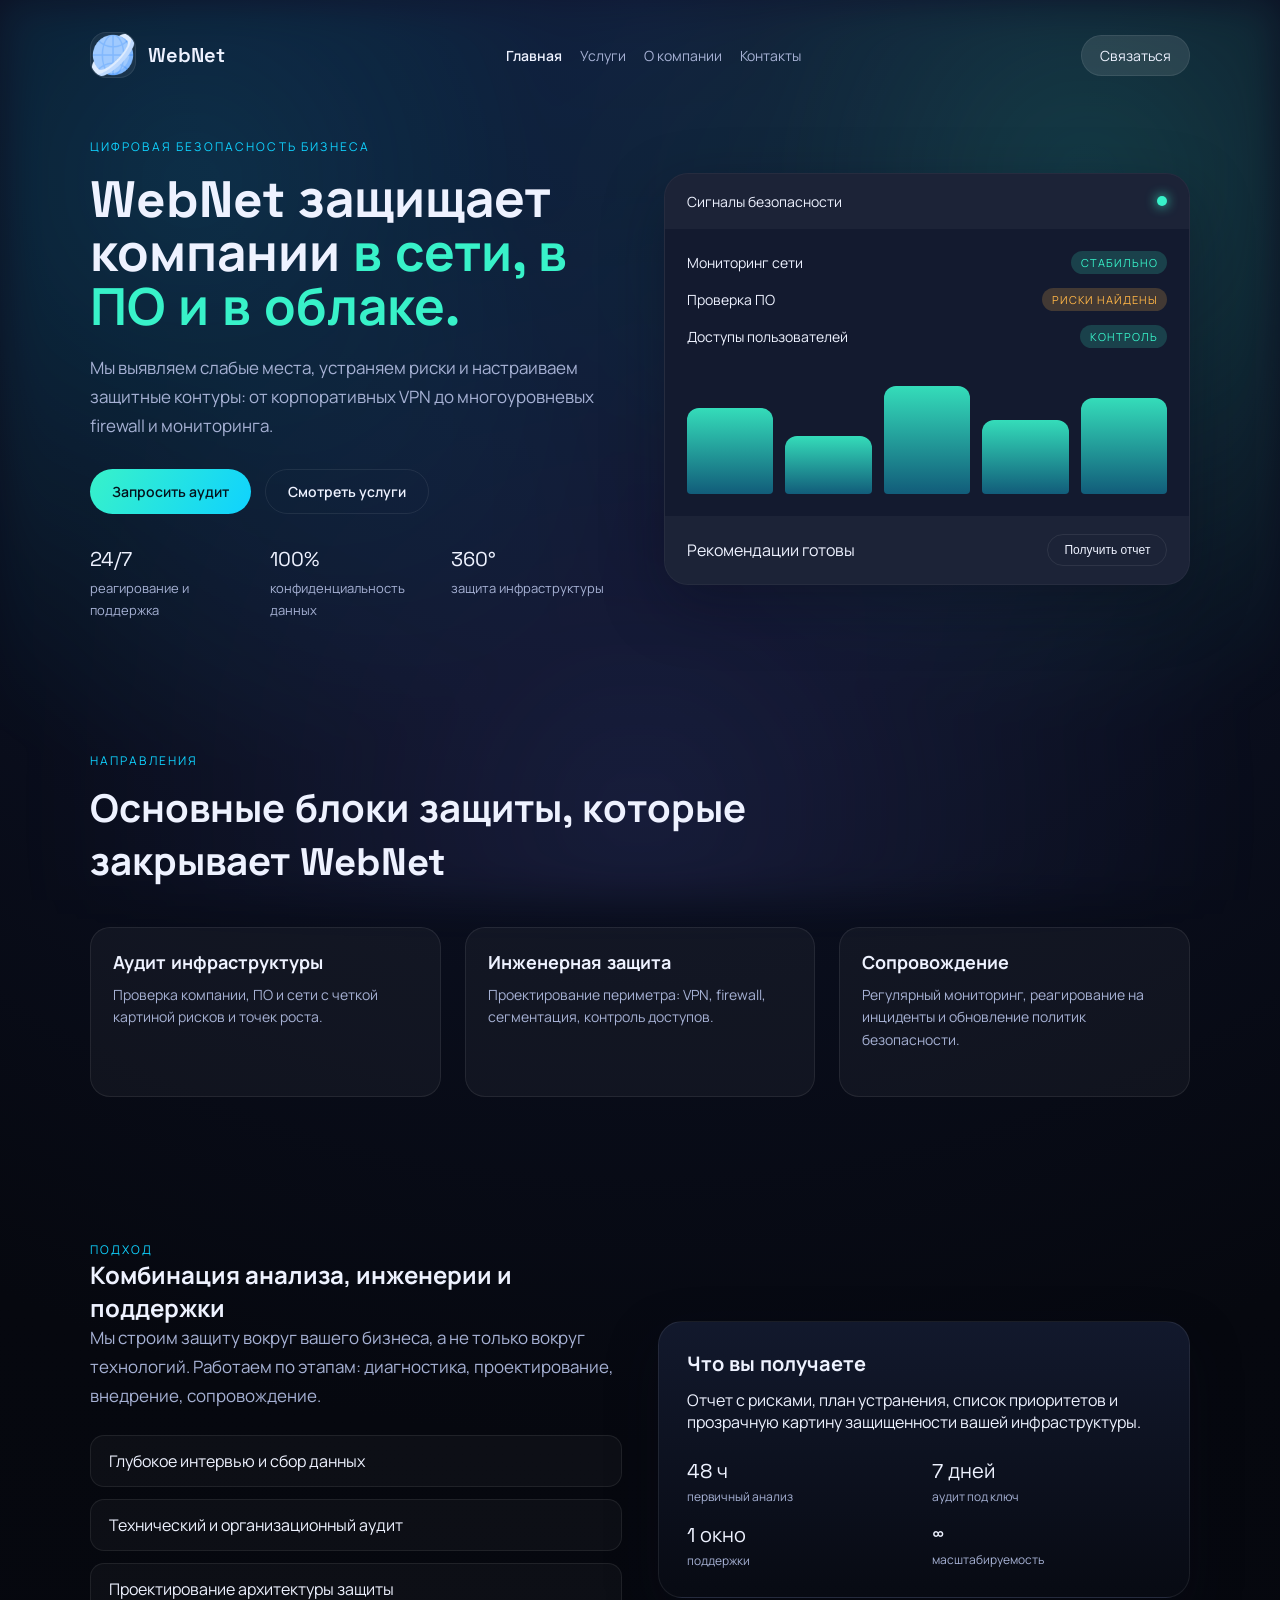
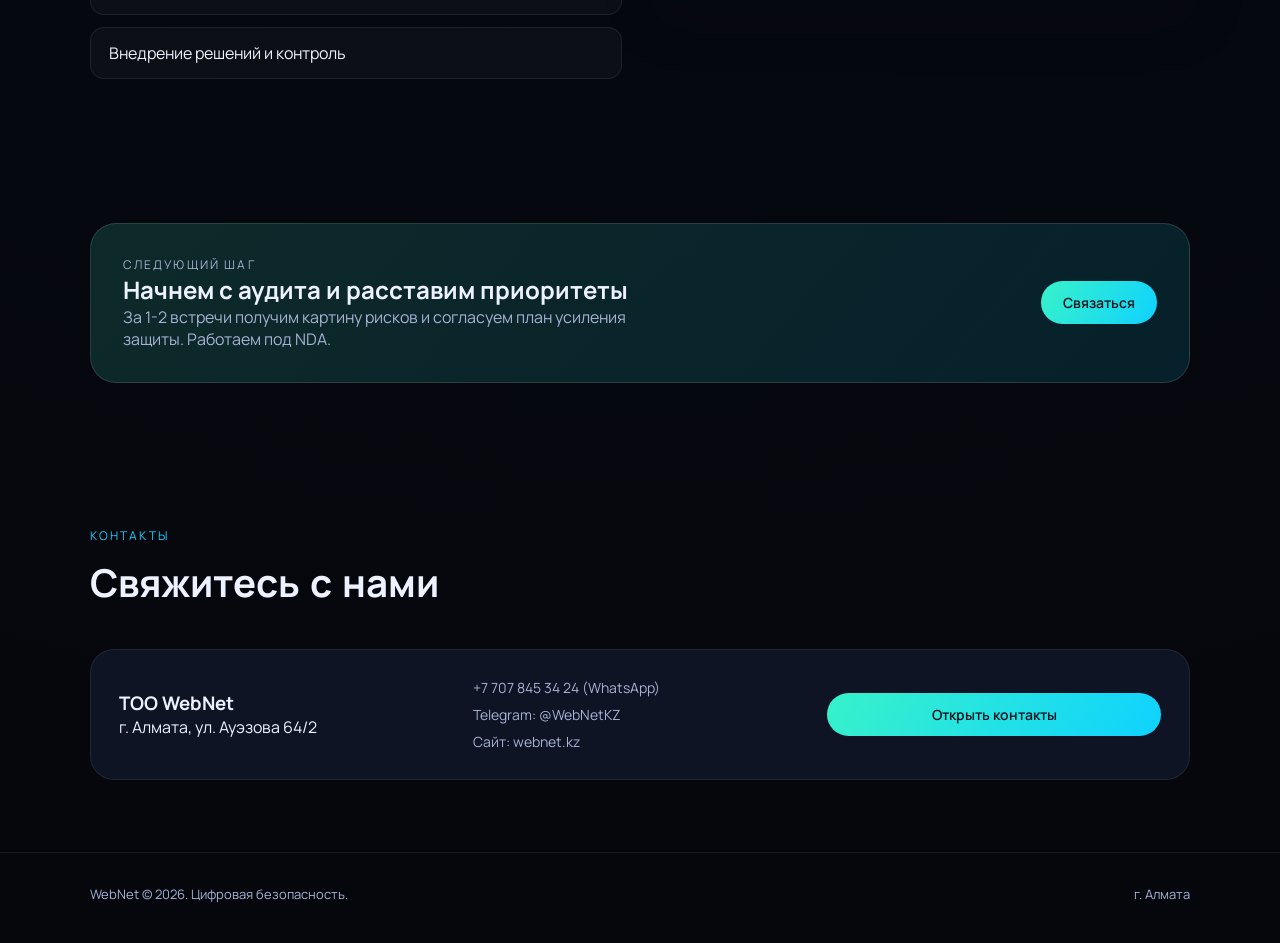
<file: index.html>
<!doctype html>
<html lang="ru">
  <head>
    <meta charset="utf-8" />
    <meta name="viewport" content="width=device-width, initial-scale=1" />
    <title>WebNet — цифровая безопасность</title>
    <link rel="icon" type="image/png" href="assets/logo.png" />
    <meta
      name="description"
      content="WebNet — аудит безопасности компании, ПО и сети. Повышение безопасности: VPN, firewall и другие решения."
    />
    <link rel="stylesheet" href="styles.css" />
    <!-- Yandex.Metrika counter -->
    <script type="text/javascript">
      (function (m, e, t, r, i, k, a) {
        m[i] =
          m[i] ||
          function () {
            (m[i].a = m[i].a || []).push(arguments);
          };
        m[i].l = 1 * new Date();
        for (var j = 0; j < document.scripts.length; j++) {
          if (document.scripts[j].src === r) {
            return;
          }
        }
        k = e.createElement(t);
        a = e.getElementsByTagName(t)[0];
        k.async = 1;
        k.src = r;
        a.parentNode.insertBefore(k, a);
      })(window, document, "script", "https://mc.yandex.ru/metrika/tag.js", "ym");

      ym(99449211, "init", {
        clickmap: true,
        trackLinks: true,
        accurateTrackBounce: true,
      });
    </script>
    <noscript
      ><div>
        <img
          src="https://mc.yandex.ru/watch/99449211"
          style="position: absolute; left: -9999px"
          alt=""
        /></div
    ></noscript>
    <!-- /Yandex.Metrika counter -->
  </head>
  <body>
    <div class="ambient" aria-hidden="true"></div>
    <header class="hero">
      <nav class="nav">
        <a class="brand" href="index.html">
          <span class="brand-mark">
            <img src="assets/logo.png" alt="Лого WebNet" />
          </span>
          <span class="brand-name">WebNet</span>
        </a>
        <div class="nav-links" id="site-menu">
          <a class="active" href="index.html">Главная</a>
          <a href="services.html">Услуги</a>
          <a href="about.html">О компании</a>
          <a href="contacts.html">Контакты</a>
        </div>
        <button
          class="nav-toggle"
          type="button"
          aria-expanded="false"
          aria-controls="site-menu"
          aria-label="Открыть меню"
        >
          <span></span>
          <span></span>
          <span></span>
        </button>
        <a class="nav-cta" href="contacts.html">Связаться</a>
      </nav>

      <div class="hero-content">
        <div class="hero-text">
          <p class="eyebrow">Цифровая безопасность бизнеса</p>
          <h1>
            WebNet защищает компании
            <span class="accent">в сети, в ПО и в облаке.</span>
          </h1>
          <p class="lead">
            Мы выявляем слабые места, устраняем риски и настраиваем защитные
            контуры: от корпоративных VPN до многоуровневых firewall и
            мониторинга.
          </p>
          <div class="hero-actions">
            <a class="primary-btn" href="contacts.html">Запросить аудит</a>
            <a class="ghost-btn" href="services.html">Смотреть услуги</a>
          </div>
          <div class="hero-stats">
            <div>
              <span class="stat-number">24/7</span>
              <span class="stat-label">реагирование и поддержка</span>
            </div>
            <div>
              <span class="stat-number">100%</span>
              <span class="stat-label">конфиденциальность данных</span>
            </div>
            <div>
              <span class="stat-number">360°</span>
              <span class="stat-label">защита инфраструктуры</span>
            </div>
          </div>
        </div>
        <div class="hero-panel">
          <div class="panel-header">
            <span>Сигналы безопасности</span>
            <span class="pulse"></span>
          </div>
          <div class="panel-body">
            <div class="panel-item">
              <span>Мониторинг сети</span>
              <span class="tag ok">Стабильно</span>
            </div>
            <div class="panel-item">
              <span>Проверка ПО</span>
              <span class="tag warn">Риски найдены</span>
            </div>
            <div class="panel-item">
              <span>Доступы пользователей</span>
              <span class="tag ok">Контроль</span>
            </div>
            <div class="panel-chart">
              <div class="chart-bar" style="--h: 72%"></div>
              <div class="chart-bar" style="--h: 48%"></div>
              <div class="chart-bar" style="--h: 90%"></div>
              <div class="chart-bar" style="--h: 62%"></div>
              <div class="chart-bar" style="--h: 80%"></div>
            </div>
          </div>
          <div class="panel-footer">
            <span>Рекомендации готовы</span>
            <button type="button">Получить отчет</button>
          </div>
        </div>
      </div>
    </header>

    <main>
      <section class="section">
        <div class="section-header">
          <p class="eyebrow">Направления</p>
          <h2>Основные блоки защиты, которые закрывает WebNet</h2>
        </div>
        <div class="section-grid">
          <article class="info-card">
            <h3>Аудит инфраструктуры</h3>
            <p>
              Проверка компании, ПО и сети с четкой картиной рисков и точек
              роста.
            </p>
          </article>
          <article class="info-card">
            <h3>Инженерная защита</h3>
            <p>
              Проектирование периметра: VPN, firewall, сегментация, контроль
              доступов.
            </p>
          </article>
          <article class="info-card">
            <h3>Сопровождение</h3>
            <p>
              Регулярный мониторинг, реагирование на инциденты и обновление
              политик безопасности.
            </p>
          </article>
        </div>
      </section>

      <section class="section split">
        <div class="split-text">
          <p class="eyebrow">Подход</p>
          <h2>Комбинация анализа, инженерии и поддержки</h2>
          <p class="lead">
            Мы строим защиту вокруг вашего бизнеса, а не только вокруг
            технологий. Работаем по этапам: диагностика, проектирование,
            внедрение, сопровождение.
          </p>
          <ul class="steps">
            <li>Глубокое интервью и сбор данных</li>
            <li>Технический и организационный аудит</li>
            <li>Проектирование архитектуры защиты</li>
            <li>Внедрение решений и контроль</li>
          </ul>
        </div>
        <div class="split-card">
          <h3>Что вы получаете</h3>
          <p>
            Отчет с рисками, план устранения, список приоритетов и прозрачную
            картину защищенности вашей инфраструктуры.
          </p>
          <div class="metric-grid">
            <div>
              <span class="metric-number">48 ч</span>
              <span class="metric-label">первичный анализ</span>
            </div>
            <div>
              <span class="metric-number">7 дней</span>
              <span class="metric-label">аудит под ключ</span>
            </div>
            <div>
              <span class="metric-number">1 окно</span>
              <span class="metric-label">поддержки</span>
            </div>
            <div>
              <span class="metric-number">∞</span>
              <span class="metric-label">масштабируемость</span>
            </div>
          </div>
        </div>
      </section>

      <section class="section">
        <div class="cta-block">
          <div>
            <p class="eyebrow">Следующий шаг</p>
            <h2>Начнем с аудита и расставим приоритеты</h2>
            <p>
              За 1-2 встречи получим картину рисков и согласуем план усиления
              защиты. Работаем под NDA.
            </p>
          </div>
          <a class="primary-btn" href="contacts.html">Связаться</a>
        </div>
      </section>

      <section class="section contacts">
        <div class="section-header">
          <p class="eyebrow">Контакты</p>
          <h2>Свяжитесь с нами</h2>
        </div>
        <div class="contact-card">
          <div>
            <h3>ТОО WebNet</h3>
            <p>г. Алмата, ул. Ауэзова 64/2</p>
          </div>
          <div class="contact-list">
            <a href="tel:+77078453424">+7 707 845 34 24 (WhatsApp)</a>
            <a href="https://t.me/WebNetKZ" target="_blank" rel="noreferrer"
              >Telegram: @WebNetKZ</a
            >
            <span>Сайт: webnet.kz</span>
          </div>
          <a class="primary-btn" href="contacts.html">Открыть контакты</a>
        </div>
      </section>
    </main>

    <footer class="footer">
      <span>WebNet © 2026. Цифровая безопасность.</span>
      <span>г. Алмата</span>
    </footer>
    <script src="script.js"></script>
  </body>
</html>
</file>
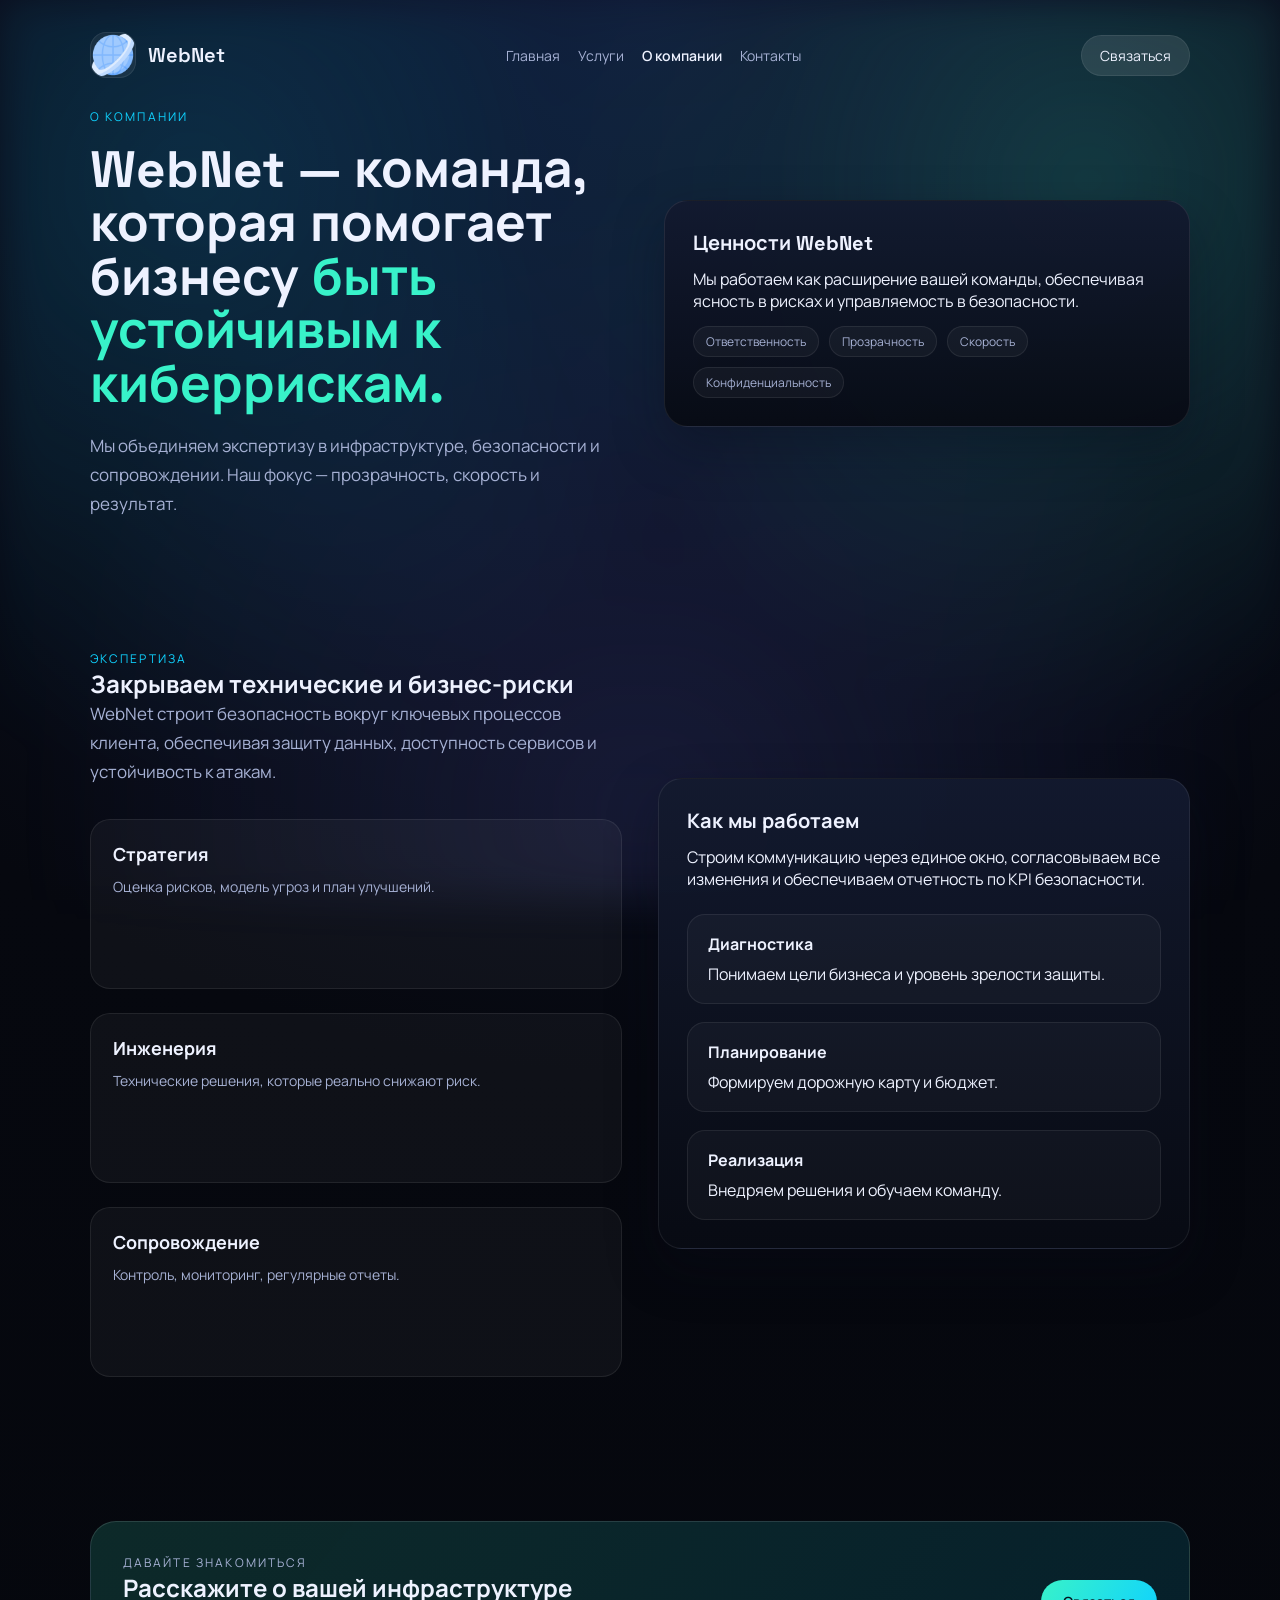
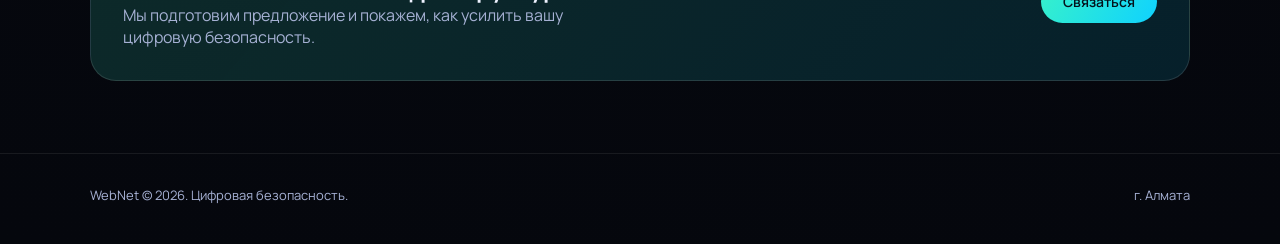
<file: about.html>
<!doctype html>
<html lang="ru">
  <head>
    <meta charset="utf-8" />
    <meta name="viewport" content="width=device-width, initial-scale=1" />
    <title>О компании WebNet</title>
    <link rel="icon" type="image/png" href="assets/logo.png" />
    <meta
      name="description"
      content="WebNet — команда экспертов по цифровой безопасности. Мы строим защиту инфраструктуры и сопровождаем бизнес."
    />
    <link rel="stylesheet" href="styles.css" />
    <!-- Yandex.Metrika counter -->
    <script type="text/javascript">
      (function (m, e, t, r, i, k, a) {
        m[i] =
          m[i] ||
          function () {
            (m[i].a = m[i].a || []).push(arguments);
          };
        m[i].l = 1 * new Date();
        for (var j = 0; j < document.scripts.length; j++) {
          if (document.scripts[j].src === r) {
            return;
          }
        }
        k = e.createElement(t);
        a = e.getElementsByTagName(t)[0];
        k.async = 1;
        k.src = r;
        a.parentNode.insertBefore(k, a);
      })(window, document, "script", "https://mc.yandex.ru/metrika/tag.js", "ym");

      ym(99449211, "init", {
        clickmap: true,
        trackLinks: true,
        accurateTrackBounce: true,
      });
    </script>
    <noscript
      ><div>
        <img
          src="https://mc.yandex.ru/watch/99449211"
          style="position: absolute; left: -9999px"
          alt=""
        /></div
    ></noscript>
    <!-- /Yandex.Metrika counter -->
  </head>
  <body>
    <div class="ambient" aria-hidden="true"></div>
    <header class="page-hero">
      <nav class="nav">
        <a class="brand" href="index.html">
          <span class="brand-mark">
            <img src="assets/logo.png" alt="Лого WebNet" />
          </span>
          <span class="brand-name">WebNet</span>
        </a>
        <div class="nav-links" id="site-menu">
          <a href="index.html">Главная</a>
          <a href="services.html">Услуги</a>
          <a class="active" href="about.html">О компании</a>
          <a href="contacts.html">Контакты</a>
        </div>
        <button
          class="nav-toggle"
          type="button"
          aria-expanded="false"
          aria-controls="site-menu"
          aria-label="Открыть меню"
        >
          <span></span>
          <span></span>
          <span></span>
        </button>
        <a class="nav-cta" href="contacts.html">Связаться</a>
      </nav>

      <div class="hero-content">
        <div class="hero-text">
          <p class="eyebrow">О компании</p>
          <h1>
            WebNet — команда, которая помогает бизнесу
            <span class="accent">быть устойчивым к киберрискам.</span>
          </h1>
          <p class="lead">
            Мы объединяем экспертизу в инфраструктуре, безопасности и
            сопровождении. Наш фокус — прозрачность, скорость и результат.
          </p>
        </div>
        <div class="split-card">
          <h3>Ценности WebNet</h3>
          <p>
            Мы работаем как расширение вашей команды, обеспечивая ясность в
            рисках и управляемость в безопасности.
          </p>
          <div class="pill-row">
            <span class="pill">Ответственность</span>
            <span class="pill">Прозрачность</span>
            <span class="pill">Скорость</span>
            <span class="pill">Конфиденциальность</span>
          </div>
        </div>
      </div>
    </header>

    <main>
      <section class="section split">
        <div>
          <p class="eyebrow">Экспертиза</p>
          <h2>Закрываем технические и бизнес-риски</h2>
          <p class="lead">
            WebNet строит безопасность вокруг ключевых процессов клиента,
            обеспечивая защиту данных, доступность сервисов и устойчивость к
            атакам.
          </p>
          <div class="section-grid">
            <article class="info-card">
              <h3>Стратегия</h3>
              <p>Оценка рисков, модель угроз и план улучшений.</p>
            </article>
            <article class="info-card">
              <h3>Инженерия</h3>
              <p>Технические решения, которые реально снижают риск.</p>
            </article>
            <article class="info-card">
              <h3>Сопровождение</h3>
              <p>Контроль, мониторинг, регулярные отчеты.</p>
            </article>
          </div>
        </div>
        <div class="split-card">
          <h3>Как мы работаем</h3>
          <p>
            Строим коммуникацию через единое окно, согласовываем все изменения
            и обеспечиваем отчетность по KPI безопасности.
          </p>
          <div class="timeline">
            <div class="timeline-item">
              <strong>Диагностика</strong>
              Понимаем цели бизнеса и уровень зрелости защиты.
            </div>
            <div class="timeline-item">
              <strong>Планирование</strong>
              Формируем дорожную карту и бюджет.
            </div>
            <div class="timeline-item">
              <strong>Реализация</strong>
              Внедряем решения и обучаем команду.
            </div>
          </div>
        </div>
      </section>

      <section class="section">
        <div class="cta-block">
          <div>
            <p class="eyebrow">Давайте знакомиться</p>
            <h2>Расскажите о вашей инфраструктуре</h2>
            <p>
              Мы подготовим предложение и покажем, как усилить вашу цифровую
              безопасность.
            </p>
          </div>
          <a class="primary-btn" href="contacts.html">Связаться</a>
        </div>
      </section>
    </main>

    <footer class="footer">
      <span>WebNet © 2026. Цифровая безопасность.</span>
      <span>г. Алмата</span>
    </footer>
    <script src="script.js"></script>
  </body>
</html>
</file>
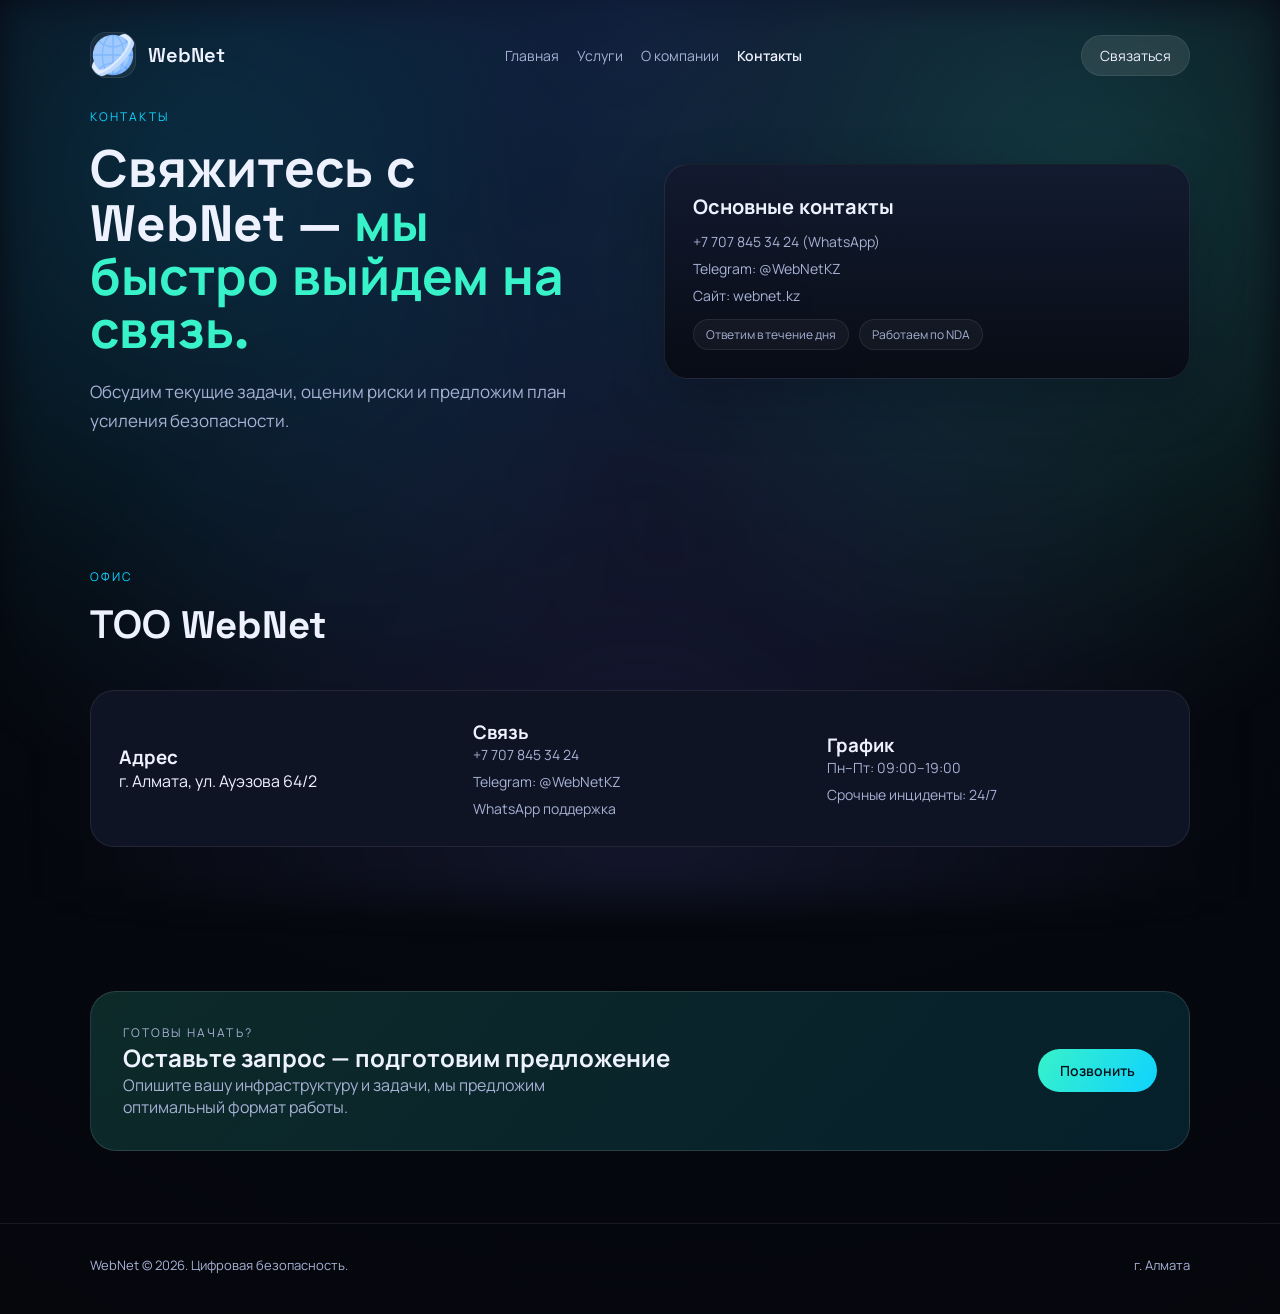
<file: contacts.html>
<!doctype html>
<html lang="ru">
  <head>
    <meta charset="utf-8" />
    <meta name="viewport" content="width=device-width, initial-scale=1" />
    <title>Контакты WebNet</title>
    <link rel="icon" type="image/png" href="assets/logo.png" />
    <meta
      name="description"
      content="Контакты WebNet: ТОО WebNet, г. Алмата, ул. Ауэзова 64/2. +7 707 845 34 24, Telegram @WebNetKZ."
    />
    <link rel="stylesheet" href="styles.css" />
    <!-- Yandex.Metrika counter -->
    <script type="text/javascript">
      (function (m, e, t, r, i, k, a) {
        m[i] =
          m[i] ||
          function () {
            (m[i].a = m[i].a || []).push(arguments);
          };
        m[i].l = 1 * new Date();
        for (var j = 0; j < document.scripts.length; j++) {
          if (document.scripts[j].src === r) {
            return;
          }
        }
        k = e.createElement(t);
        a = e.getElementsByTagName(t)[0];
        k.async = 1;
        k.src = r;
        a.parentNode.insertBefore(k, a);
      })(window, document, "script", "https://mc.yandex.ru/metrika/tag.js", "ym");

      ym(99449211, "init", {
        clickmap: true,
        trackLinks: true,
        accurateTrackBounce: true,
      });
    </script>
    <noscript
      ><div>
        <img
          src="https://mc.yandex.ru/watch/99449211"
          style="position: absolute; left: -9999px"
          alt=""
        /></div
    ></noscript>
    <!-- /Yandex.Metrika counter -->
  </head>
  <body>
    <div class="ambient" aria-hidden="true"></div>
    <header class="page-hero">
      <nav class="nav">
        <a class="brand" href="index.html">
          <span class="brand-mark">
            <img src="assets/logo.png" alt="Лого WebNet" />
          </span>
          <span class="brand-name">WebNet</span>
        </a>
        <div class="nav-links" id="site-menu">
          <a href="index.html">Главная</a>
          <a href="services.html">Услуги</a>
          <a href="about.html">О компании</a>
          <a class="active" href="contacts.html">Контакты</a>
        </div>
        <button
          class="nav-toggle"
          type="button"
          aria-expanded="false"
          aria-controls="site-menu"
          aria-label="Открыть меню"
        >
          <span></span>
          <span></span>
          <span></span>
        </button>
        <a class="nav-cta" href="contacts.html">Связаться</a>
      </nav>

      <div class="hero-content">
        <div class="hero-text">
          <p class="eyebrow">Контакты</p>
          <h1>
            Свяжитесь с WebNet —
            <span class="accent">мы быстро выйдем на связь.</span>
          </h1>
          <p class="lead">
            Обсудим текущие задачи, оценим риски и предложим план усиления
            безопасности.
          </p>
        </div>
        <div class="split-card">
          <h3>Основные контакты</h3>
          <div class="contact-list">
            <a href="tel:+77078453424">+7 707 845 34 24 (WhatsApp)</a>
            <a href="https://t.me/WebNetKZ" target="_blank" rel="noreferrer"
              >Telegram: @WebNetKZ</a
            >
            <span>Сайт: webnet.kz</span>
          </div>
          <div class="pill-row">
            <span class="pill">Ответим в течение дня</span>
            <span class="pill">Работаем по NDA</span>
          </div>
        </div>
      </div>
    </header>

    <main>
      <section class="section contacts">
        <div class="section-header">
          <p class="eyebrow">Офис</p>
          <h2>ТОО WebNet</h2>
        </div>
        <div class="contact-card">
          <div>
            <h3>Адрес</h3>
            <p>г. Алмата, ул. Ауэзова 64/2</p>
          </div>
          <div>
            <h3>Связь</h3>
            <div class="contact-list">
              <a href="tel:+77078453424">+7 707 845 34 24</a>
              <a href="https://t.me/WebNetKZ" target="_blank" rel="noreferrer"
                >Telegram: @WebNetKZ</a
              >
              <span>WhatsApp поддержка</span>
            </div>
          </div>
          <div>
            <h3>График</h3>
            <div class="contact-list">
              <span>Пн–Пт: 09:00–19:00</span>
              <span>Срочные инциденты: 24/7</span>
            </div>
          </div>
        </div>
      </section>

      <section class="section">
        <div class="cta-block">
          <div>
            <p class="eyebrow">Готовы начать?</p>
            <h2>Оставьте запрос — подготовим предложение</h2>
            <p>
              Опишите вашу инфраструктуру и задачи, мы предложим оптимальный
              формат работы.
            </p>
          </div>
          <a class="primary-btn" href="tel:+77078453424">Позвонить</a>
        </div>
      </section>
    </main>

    <footer class="footer">
      <span>WebNet © 2026. Цифровая безопасность.</span>
      <span>г. Алмата</span>
    </footer>
    <script src="script.js"></script>
  </body>
</html>
</file>
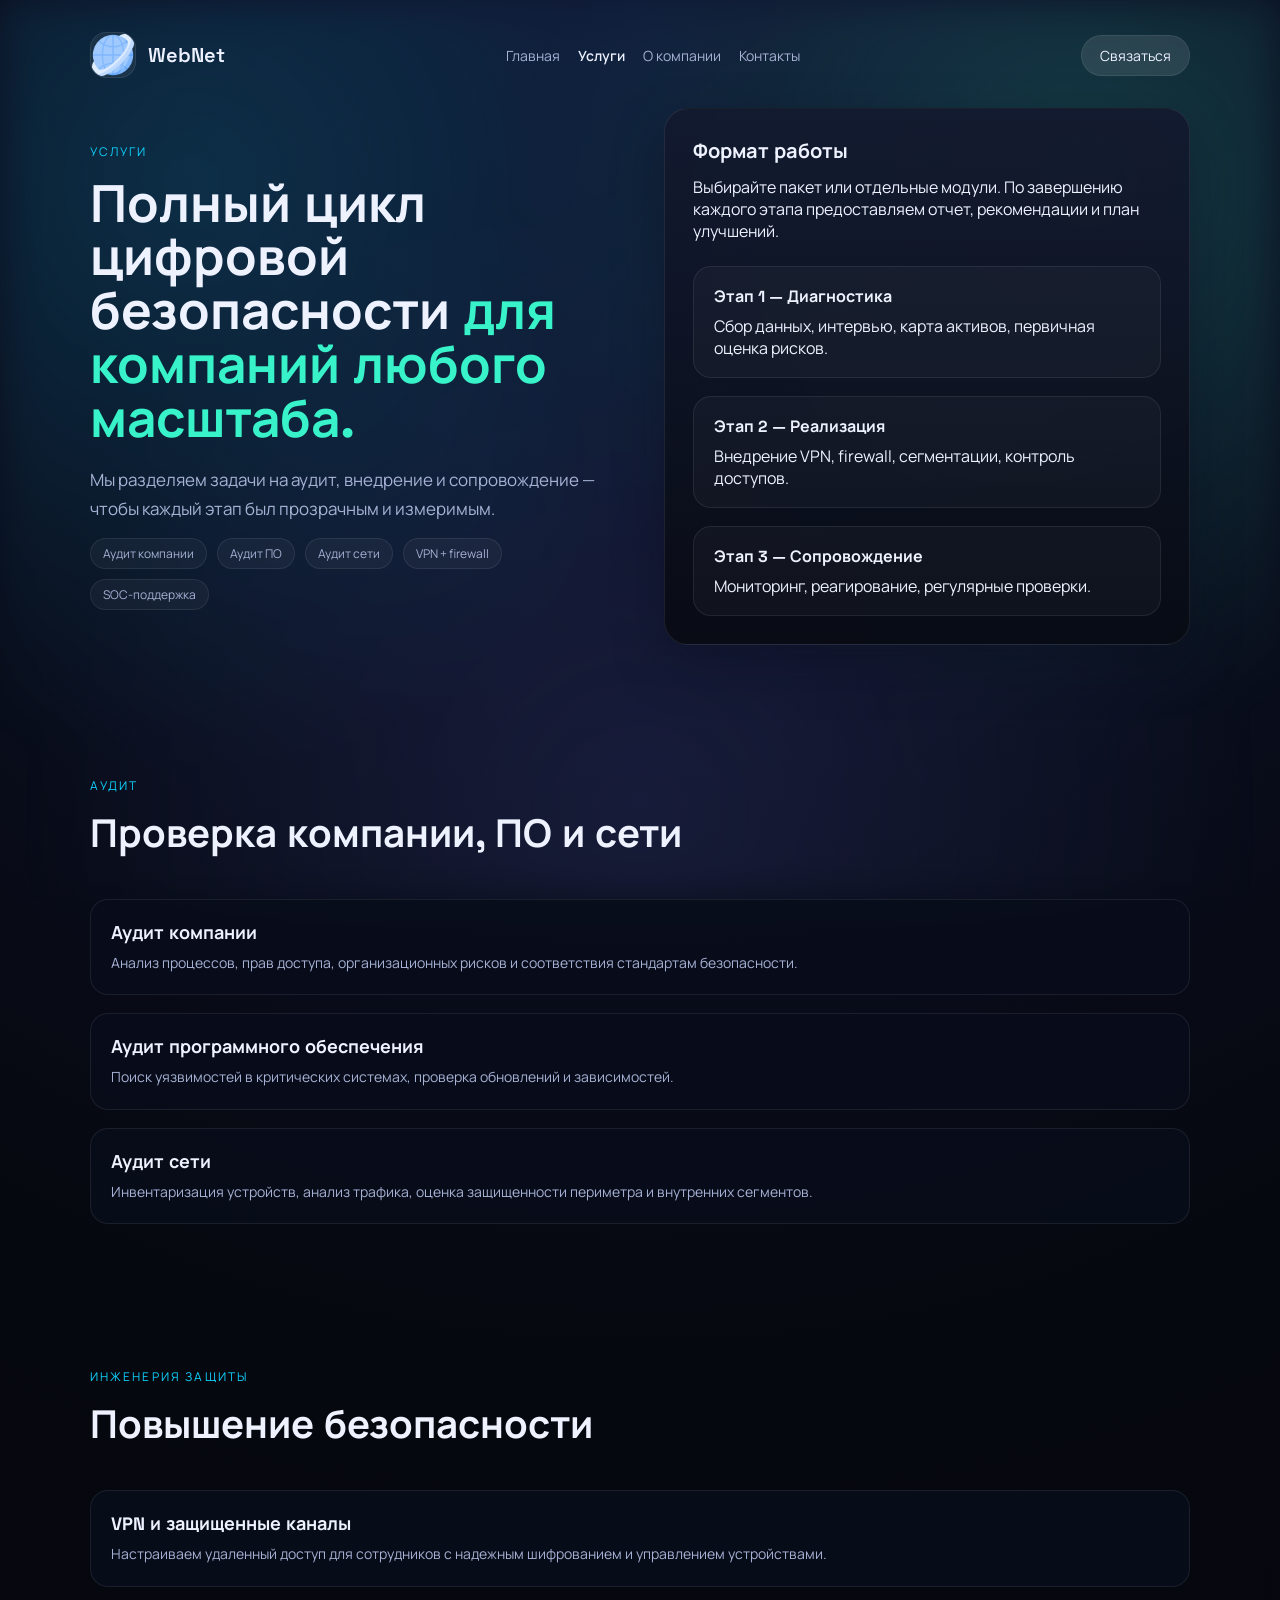
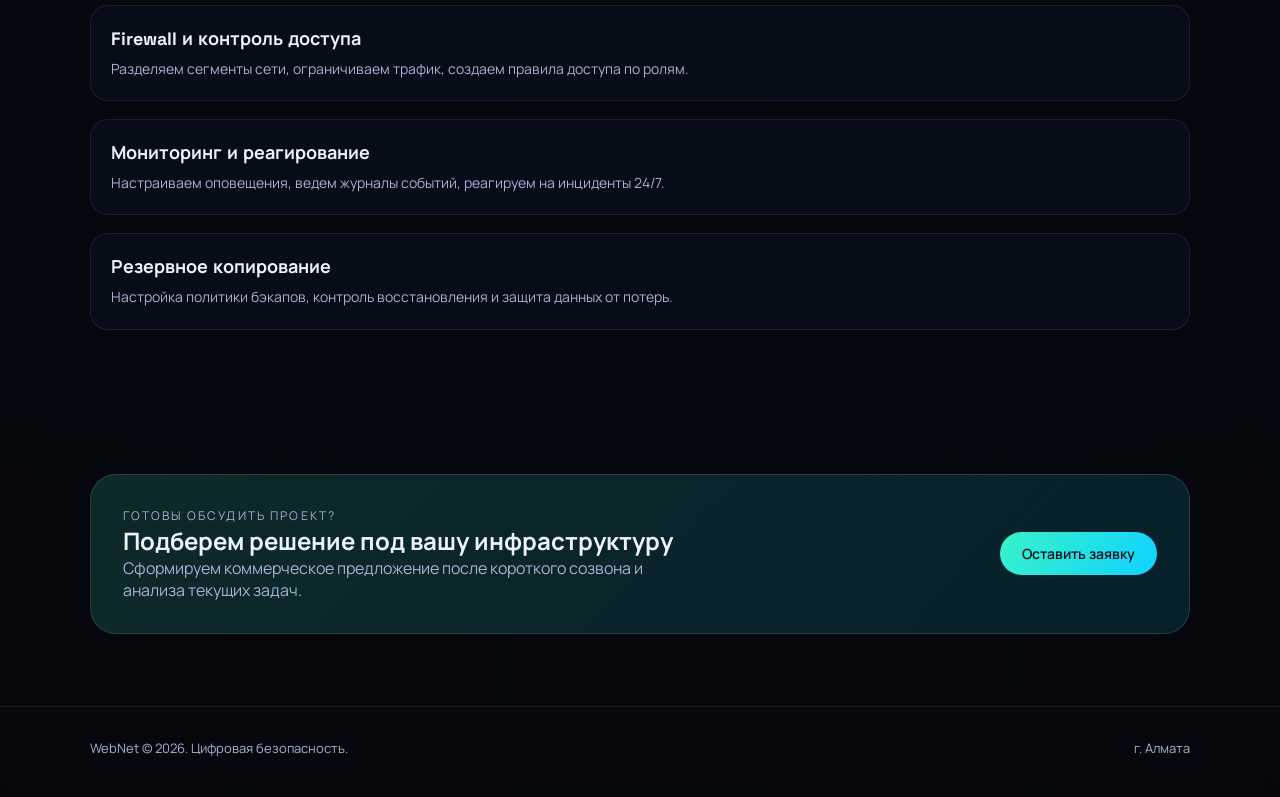
<file: services.html>
<!doctype html>
<html lang="ru">
  <head>
    <meta charset="utf-8" />
    <meta name="viewport" content="width=device-width, initial-scale=1" />
    <title>Услуги WebNet — цифровая безопасность</title>
    <link rel="icon" type="image/png" href="assets/logo.png" />
    <meta
      name="description"
      content="Услуги WebNet: аудит компании, ПО, сети. Повышение безопасности: VPN, firewall, мониторинг и сопровождение."
    />
    <link rel="stylesheet" href="styles.css" />
    <!-- Yandex.Metrika counter -->
    <script type="text/javascript">
      (function (m, e, t, r, i, k, a) {
        m[i] =
          m[i] ||
          function () {
            (m[i].a = m[i].a || []).push(arguments);
          };
        m[i].l = 1 * new Date();
        for (var j = 0; j < document.scripts.length; j++) {
          if (document.scripts[j].src === r) {
            return;
          }
        }
        k = e.createElement(t);
        a = e.getElementsByTagName(t)[0];
        k.async = 1;
        k.src = r;
        a.parentNode.insertBefore(k, a);
      })(window, document, "script", "https://mc.yandex.ru/metrika/tag.js", "ym");

      ym(99449211, "init", {
        clickmap: true,
        trackLinks: true,
        accurateTrackBounce: true,
      });
    </script>
    <noscript
      ><div>
        <img
          src="https://mc.yandex.ru/watch/99449211"
          style="position: absolute; left: -9999px"
          alt=""
        /></div
    ></noscript>
    <!-- /Yandex.Metrika counter -->
  </head>
  <body>
    <div class="ambient" aria-hidden="true"></div>
    <header class="page-hero">
      <nav class="nav">
        <a class="brand" href="index.html">
          <span class="brand-mark">
            <img src="assets/logo.png" alt="Лого WebNet" />
          </span>
          <span class="brand-name">WebNet</span>
        </a>
        <div class="nav-links" id="site-menu">
          <a href="index.html">Главная</a>
          <a class="active" href="services.html">Услуги</a>
          <a href="about.html">О компании</a>
          <a href="contacts.html">Контакты</a>
        </div>
        <button
          class="nav-toggle"
          type="button"
          aria-expanded="false"
          aria-controls="site-menu"
          aria-label="Открыть меню"
        >
          <span></span>
          <span></span>
          <span></span>
        </button>
        <a class="nav-cta" href="contacts.html">Связаться</a>
      </nav>

      <div class="hero-content">
        <div class="hero-text">
          <p class="eyebrow">Услуги</p>
          <h1>
            Полный цикл цифровой безопасности
            <span class="accent">для компаний любого масштаба.</span>
          </h1>
          <p class="lead">
            Мы разделяем задачи на аудит, внедрение и сопровождение — чтобы
            каждый этап был прозрачным и измеримым.
          </p>
          <div class="pill-row">
            <span class="pill">Аудит компании</span>
            <span class="pill">Аудит ПО</span>
            <span class="pill">Аудит сети</span>
            <span class="pill">VPN + firewall</span>
            <span class="pill">SOC-поддержка</span>
          </div>
        </div>
        <div class="split-card">
          <h3>Формат работы</h3>
          <p>
            Выбирайте пакет или отдельные модули. По завершению каждого этапа
            предоставляем отчет, рекомендации и план улучшений.
          </p>
          <div class="timeline">
            <div class="timeline-item">
              <strong>Этап 1 — Диагностика</strong>
              Сбор данных, интервью, карта активов, первичная оценка рисков.
            </div>
            <div class="timeline-item">
              <strong>Этап 2 — Реализация</strong>
              Внедрение VPN, firewall, сегментации, контроль доступов.
            </div>
            <div class="timeline-item">
              <strong>Этап 3 — Сопровождение</strong>
              Мониторинг, реагирование, регулярные проверки.
            </div>
          </div>
        </div>
      </div>
    </header>

    <main>
      <section class="section">
        <div class="section-header">
          <p class="eyebrow">Аудит</p>
          <h2>Проверка компании, ПО и сети</h2>
        </div>
        <div class="service-list">
          <div class="service-item">
            <h4>Аудит компании</h4>
            <span>
              Анализ процессов, прав доступа, организационных рисков и
              соответствия стандартам безопасности.
            </span>
          </div>
          <div class="service-item">
            <h4>Аудит программного обеспечения</h4>
            <span>
              Поиск уязвимостей в критических системах, проверка обновлений и
              зависимостей.
            </span>
          </div>
          <div class="service-item">
            <h4>Аудит сети</h4>
            <span>
              Инвентаризация устройств, анализ трафика, оценка защищенности
              периметра и внутренних сегментов.
            </span>
          </div>
        </div>
      </section>

      <section class="section">
        <div class="section-header">
          <p class="eyebrow">Инженерия защиты</p>
          <h2>Повышение безопасности</h2>
        </div>
        <div class="service-list">
          <div class="service-item">
            <h4>VPN и защищенные каналы</h4>
            <span>
              Настраиваем удаленный доступ для сотрудников с надежным
              шифрованием и управлением устройствами.
            </span>
          </div>
          <div class="service-item">
            <h4>Firewall и контроль доступа</h4>
            <span>
              Разделяем сегменты сети, ограничиваем трафик, создаем правила
              доступа по ролям.
            </span>
          </div>
          <div class="service-item">
            <h4>Мониторинг и реагирование</h4>
            <span>
              Настраиваем оповещения, ведем журналы событий, реагируем на
              инциденты 24/7.
            </span>
          </div>
          <div class="service-item">
            <h4>Резервное копирование</h4>
            <span>
              Настройка политики бэкапов, контроль восстановления и защита
              данных от потерь.
            </span>
          </div>
        </div>
      </section>

      <section class="section">
        <div class="cta-block">
          <div>
            <p class="eyebrow">Готовы обсудить проект?</p>
            <h2>Подберем решение под вашу инфраструктуру</h2>
            <p>
              Сформируем коммерческое предложение после короткого созвона и
              анализа текущих задач.
            </p>
          </div>
          <a class="primary-btn" href="contacts.html">Оставить заявку</a>
        </div>
      </section>
    </main>

    <footer class="footer">
      <span>WebNet © 2026. Цифровая безопасность.</span>
      <span>г. Алмата</span>
    </footer>
    <script src="script.js"></script>
  </body>
</html>
</file>
<file: styles.css>
@import url("https://fonts.googleapis.com/css2?family=Manrope:wght@300;400;500;600;700&family=Space+Grotesk:wght@400;500;600;700&display=swap");

:root {
  color-scheme: light;
  --bg: #07090f;
  --bg-soft: #0f1424;
  --card: #131a2f;
  --accent: #38f2c9;
  --accent-strong: #0fd2ff;
  --text: #eef2ff;
  --muted: #a6b1d4;
  --border: rgba(255, 255, 255, 0.08);
  --shadow: rgba(8, 12, 26, 0.35);
}

* {
  box-sizing: border-box;
  margin: 0;
  padding: 0;
}

body {
  font-family: "Manrope", "Segoe UI", sans-serif;
  background: radial-gradient(circle at top, #101835 0%, #06080f 55%, #05070d 100%);
  color: var(--text);
  min-height: 100vh;
}

a {
  color: inherit;
  text-decoration: none;
}

.ambient {
  position: fixed;
  inset: 0;
  background: radial-gradient(circle at 15% 20%, rgba(15, 210, 255, 0.15), transparent 45%),
    radial-gradient(circle at 85% 20%, rgba(56, 242, 201, 0.18), transparent 42%),
    radial-gradient(circle at 50% 90%, rgba(120, 128, 255, 0.12), transparent 60%);
  filter: blur(20px);
  pointer-events: none;
  z-index: -1;
}

.hero,
.page-hero {
  padding: 32px 7vw 60px;
}

.nav {
  display: flex;
  align-items: center;
  justify-content: space-between;
  gap: 24px;
}

.brand {
  display: flex;
  align-items: center;
  gap: 12px;
  font-family: "Space Grotesk", "Manrope", sans-serif;
  font-weight: 600;
}

.brand-mark {
  width: 46px;
  height: 46px;
  display: grid;
  place-items: center;
  border-radius: 16px;
  background: rgba(255, 255, 255, 0.06);
  border: 1px solid var(--border);
  overflow: hidden;
}

.brand-mark img {
  width: 100%;
  height: 100%;
  object-fit: contain;
  display: block;
}

.brand-name {
  font-size: 20px;
}

.nav-links {
  display: flex;
  gap: 18px;
  font-size: 14px;
  color: var(--muted);
}

.nav-links a:hover {
  color: var(--text);
}

.nav-cta {
  padding: 10px 18px;
  border-radius: 999px;
  background: rgba(255, 255, 255, 0.1);
  border: 1px solid var(--border);
  font-size: 14px;
}

.nav-toggle {
  display: none;
  width: 42px;
  height: 42px;
  border-radius: 12px;
  border: 1px solid var(--border);
  background: rgba(255, 255, 255, 0.08);
  cursor: pointer;
  align-items: center;
  justify-content: center;
  gap: 4px;
  flex-direction: column;
}

.nav-toggle span {
  width: 18px;
  height: 2px;
  border-radius: 99px;
  background: var(--text);
  transition: transform 0.2s ease, opacity 0.2s ease;
}

.nav-toggle[aria-expanded="true"] span:nth-child(1) {
  transform: translateY(6px) rotate(45deg);
}

.nav-toggle[aria-expanded="true"] span:nth-child(2) {
  opacity: 0;
}

.nav-toggle[aria-expanded="true"] span:nth-child(3) {
  transform: translateY(-6px) rotate(-45deg);
}

.nav .active {
  color: var(--text);
  font-weight: 600;
}

.hero-content {
  display: grid;
  grid-template-columns: repeat(auto-fit, minmax(280px, 1fr));
  gap: 48px;
  margin-top: 60px;
  align-items: center;
}

.page-hero .hero-content {
  margin-top: 30px;
}

.hero-text h1 {
  font-family: "Space Grotesk", "Manrope", sans-serif;
  font-size: clamp(32px, 4vw, 56px);
  line-height: 1.05;
  margin: 18px 0 20px;
}

.accent {
  color: var(--accent);
}

.eyebrow {
  text-transform: uppercase;
  letter-spacing: 0.18em;
  font-size: 12px;
  color: var(--accent-strong);
}

.lead {
  color: var(--muted);
  font-size: 17px;
  line-height: 1.7;
}

.hero-actions {
  display: flex;
  flex-wrap: wrap;
  gap: 14px;
  margin-top: 28px;
}

.primary-btn,
.ghost-btn {
  padding: 12px 22px;
  border-radius: 999px;
  font-weight: 600;
  font-size: 14px;
  display: inline-flex;
  align-items: center;
  justify-content: center;
  gap: 10px;
}

.primary-btn {
  background: linear-gradient(120deg, var(--accent), var(--accent-strong));
  color: #04121c;
}

.ghost-btn {
  border: 1px solid var(--border);
  color: var(--text);
}

.hero-stats {
  display: grid;
  grid-template-columns: repeat(auto-fit, minmax(150px, 1fr));
  gap: 16px;
  margin-top: 32px;
}

.stat-number {
  display: block;
  font-family: "Space Grotesk", "Manrope", sans-serif;
  font-size: 20px;
  margin-bottom: 4px;
}

.stat-label {
  color: var(--muted);
  font-size: 13px;
}

.hero-panel {
  background: var(--card);
  border-radius: 24px;
  box-shadow: 0 20px 60px var(--shadow);
  border: 1px solid var(--border);
  overflow: hidden;
}

.panel-header,
.panel-footer {
  padding: 18px 22px;
  display: flex;
  align-items: center;
  justify-content: space-between;
  background: rgba(255, 255, 255, 0.04);
}

.panel-header span {
  font-size: 14px;
}

.pulse {
  width: 10px;
  height: 10px;
  border-radius: 50%;
  background: var(--accent);
  box-shadow: 0 0 12px var(--accent);
  animation: pulse 1.6s infinite;
}

.panel-body {
  padding: 22px;
  display: grid;
  gap: 14px;
}

.panel-item {
  display: flex;
  align-items: center;
  justify-content: space-between;
  font-size: 14px;
}

.tag {
  font-size: 11px;
  padding: 4px 10px;
  border-radius: 999px;
  text-transform: uppercase;
  letter-spacing: 0.08em;
}

.tag.ok {
  background: rgba(56, 242, 201, 0.18);
  color: var(--accent);
}

.tag.warn {
  background: rgba(255, 181, 71, 0.2);
  color: #ffb547;
}

.panel-chart {
  display: grid;
  grid-template-columns: repeat(5, 1fr);
  gap: 12px;
  align-items: end;
  height: 120px;
  margin-top: 12px;
}

.chart-bar {
  background: linear-gradient(180deg, var(--accent), rgba(15, 210, 255, 0.4));
  border-radius: 12px 12px 4px 4px;
  height: var(--h);
  opacity: 0.9;
}

.panel-footer button {
  background: transparent;
  border: 1px solid var(--border);
  color: var(--text);
  border-radius: 999px;
  padding: 8px 16px;
  font-size: 12px;
  cursor: pointer;
}

.section {
  padding: 72px 7vw;
}

.section-header {
  max-width: 720px;
  margin-bottom: 40px;
}

.section-header h2 {
  font-family: "Space Grotesk", "Manrope", sans-serif;
  font-size: clamp(28px, 3vw, 40px);
  margin-top: 12px;
}

.cards {
  display: grid;
  grid-template-columns: repeat(auto-fit, minmax(240px, 1fr));
  gap: 20px;
}

.card {
  background: var(--bg-soft);
  padding: 24px;
  border-radius: 20px;
  border: 1px solid var(--border);
  min-height: 190px;
}

.card h3 {
  font-family: "Space Grotesk", "Manrope", sans-serif;
  font-size: 18px;
  margin-bottom: 12px;
}

.card p {
  color: var(--muted);
  font-size: 14px;
  line-height: 1.6;
}

.split {
  display: grid;
  grid-template-columns: repeat(auto-fit, minmax(280px, 1fr));
  gap: 36px;
  align-items: center;
}

.steps {
  list-style: none;
  margin-top: 24px;
  display: grid;
  gap: 12px;
}

.steps li {
  padding: 14px 18px;
  background: rgba(255, 255, 255, 0.03);
  border-radius: 14px;
  border: 1px solid var(--border);
}

.split-card {
  background: linear-gradient(180deg, rgba(19, 26, 47, 0.95), rgba(8, 11, 20, 0.95));
  border-radius: 24px;
  padding: 28px;
  border: 1px solid rgba(255, 255, 255, 0.08);
  box-shadow: 0 20px 50px var(--shadow);
}

.split-card h3 {
  font-family: "Space Grotesk", "Manrope", sans-serif;
  margin-bottom: 12px;
  font-size: 20px;
}

.metric-grid {
  display: grid;
  grid-template-columns: repeat(2, minmax(0, 1fr));
  gap: 16px;
  margin-top: 24px;
}

.metric-number {
  font-family: "Space Grotesk", "Manrope", sans-serif;
  font-size: 20px;
}

.metric-label {
  display: block;
  color: var(--muted);
  font-size: 12px;
  margin-top: 4px;
}

.contacts .contact-card {
  display: grid;
  grid-template-columns: repeat(auto-fit, minmax(220px, 1fr));
  gap: 20px;
  align-items: center;
  background: var(--bg-soft);
  padding: 28px;
  border-radius: 24px;
  border: 1px solid var(--border);
}

.section-grid {
  display: grid;
  grid-template-columns: repeat(auto-fit, minmax(260px, 1fr));
  gap: 24px;
  margin-top: 32px;
}

.info-card {
  padding: 22px;
  border-radius: 20px;
  background: rgba(255, 255, 255, 0.04);
  border: 1px solid var(--border);
  min-height: 170px;
}

.info-card h3 {
  font-family: "Space Grotesk", "Manrope", sans-serif;
  font-size: 18px;
  margin-bottom: 10px;
}

.info-card p {
  color: var(--muted);
  font-size: 14px;
  line-height: 1.6;
}

.vpn-price {
  color: var(--text);
  font-family: "Space Grotesk", "Manrope", sans-serif;
  font-size: clamp(30px, 3vw, 40px);
  line-height: 1.1;
  margin-bottom: 12px;
}

.payment-button {
  width: 100%;
}

.payment-button iframe {
  display: block;
  width: 100%;
  max-width: 330px;
  height: 50px;
  border: 0;
}

.service-list {
  display: grid;
  gap: 18px;
  margin-top: 24px;
}

.service-item {
  padding: 20px;
  border-radius: 18px;
  border: 1px solid var(--border);
  background: rgba(9, 14, 28, 0.85);
  display: grid;
  gap: 8px;
}

.service-item h4 {
  font-family: "Space Grotesk", "Manrope", sans-serif;
  font-size: 18px;
}

.service-item span {
  color: var(--muted);
  font-size: 14px;
  line-height: 1.6;
}

.pill-row {
  display: flex;
  flex-wrap: wrap;
  gap: 10px;
  margin-top: 14px;
}

.pill {
  padding: 6px 12px;
  border-radius: 999px;
  border: 1px solid var(--border);
  font-size: 12px;
  color: var(--muted);
  background: rgba(255, 255, 255, 0.04);
}

.timeline {
  display: grid;
  gap: 18px;
  margin-top: 24px;
}

.timeline-item {
  padding: 18px 20px;
  border-radius: 18px;
  border: 1px solid var(--border);
  background: rgba(255, 255, 255, 0.03);
}

.timeline-item strong {
  display: block;
  margin-bottom: 8px;
  font-family: "Space Grotesk", "Manrope", sans-serif;
}

.cta-block {
  padding: 32px;
  border-radius: 26px;
  background: linear-gradient(130deg, rgba(56, 242, 201, 0.15), rgba(15, 210, 255, 0.12));
  border: 1px solid rgba(255, 255, 255, 0.12);
  display: flex;
  flex-wrap: wrap;
  align-items: center;
  justify-content: space-between;
  gap: 18px;
}

.cta-block p {
  color: var(--muted);
  max-width: 520px;
}

.contact-list {
  display: grid;
  gap: 8px;
  color: var(--muted);
  font-size: 14px;
}

.footer {
  padding: 32px 7vw 40px;
  display: flex;
  flex-wrap: wrap;
  gap: 16px;
  justify-content: space-between;
  border-top: 1px solid var(--border);
  color: var(--muted);
  font-size: 13px;
}

@keyframes pulse {
  0% {
    transform: scale(1);
    opacity: 0.9;
  }
  70% {
    transform: scale(1.4);
    opacity: 0.2;
  }
  100% {
    transform: scale(1);
    opacity: 0.9;
  }
}

@media (max-width: 900px) {
  .nav {
    position: relative;
    gap: 12px;
  }

  .nav-cta {
    display: none;
  }

  .nav-toggle {
    display: inline-flex;
    margin-left: auto;
  }

  .nav-links {
    position: absolute;
    top: calc(100% + 12px);
    left: 0;
    right: 0;
    display: none;
    flex-direction: column;
    gap: 8px;
    padding: 12px;
    border-radius: 14px;
    border: 1px solid var(--border);
    background: rgba(10, 14, 27, 0.98);
    box-shadow: 0 18px 42px rgba(0, 0, 0, 0.35);
    z-index: 30;
  }

  .nav-links a {
    padding: 10px 12px;
    border-radius: 10px;
    background: rgba(255, 255, 255, 0.03);
  }

  .nav-links.is-open {
    display: flex;
  }

  .hero {
    padding-top: 24px;
  }
}

@media (max-width: 640px) {
  .hero-actions {
    flex-direction: column;
  }

  .nav {
    gap: 16px;
  }

  .panel-footer {
    flex-direction: column;
    gap: 12px;
    align-items: flex-start;
  }
}
</file>
